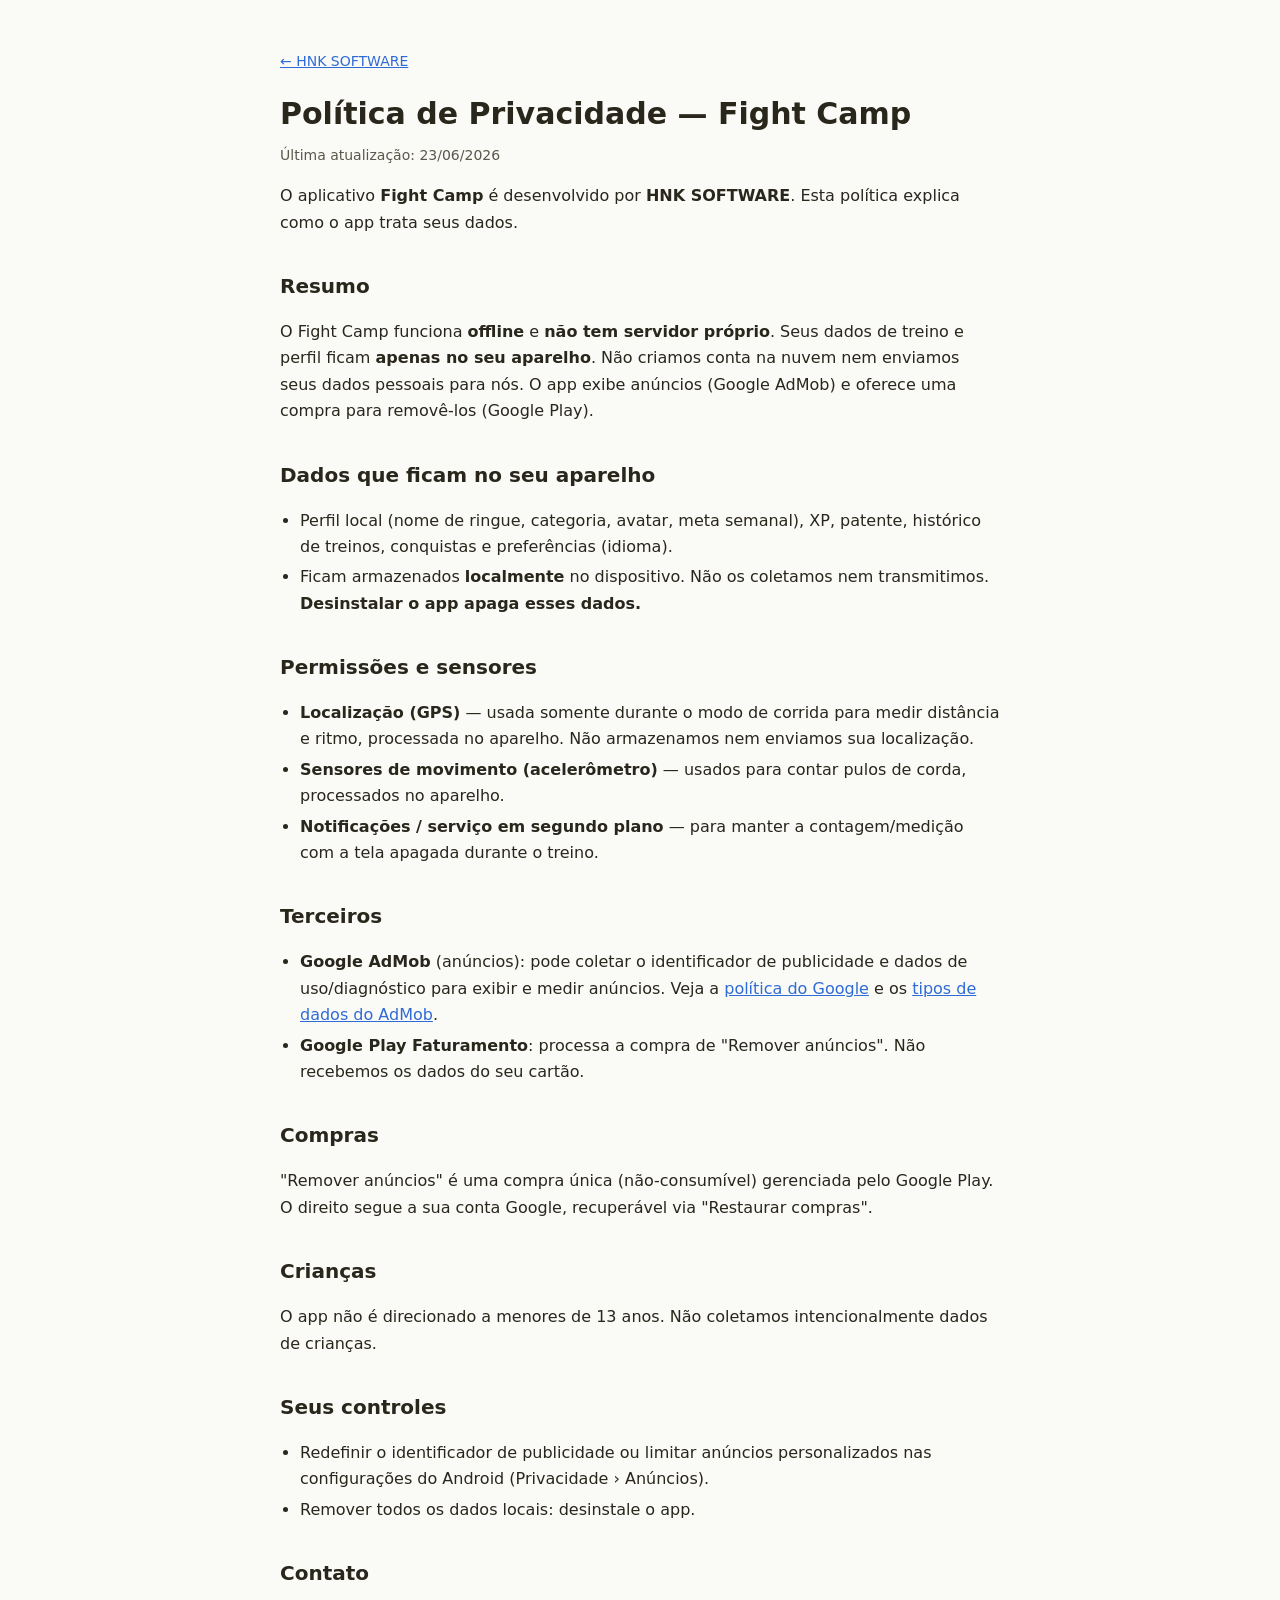
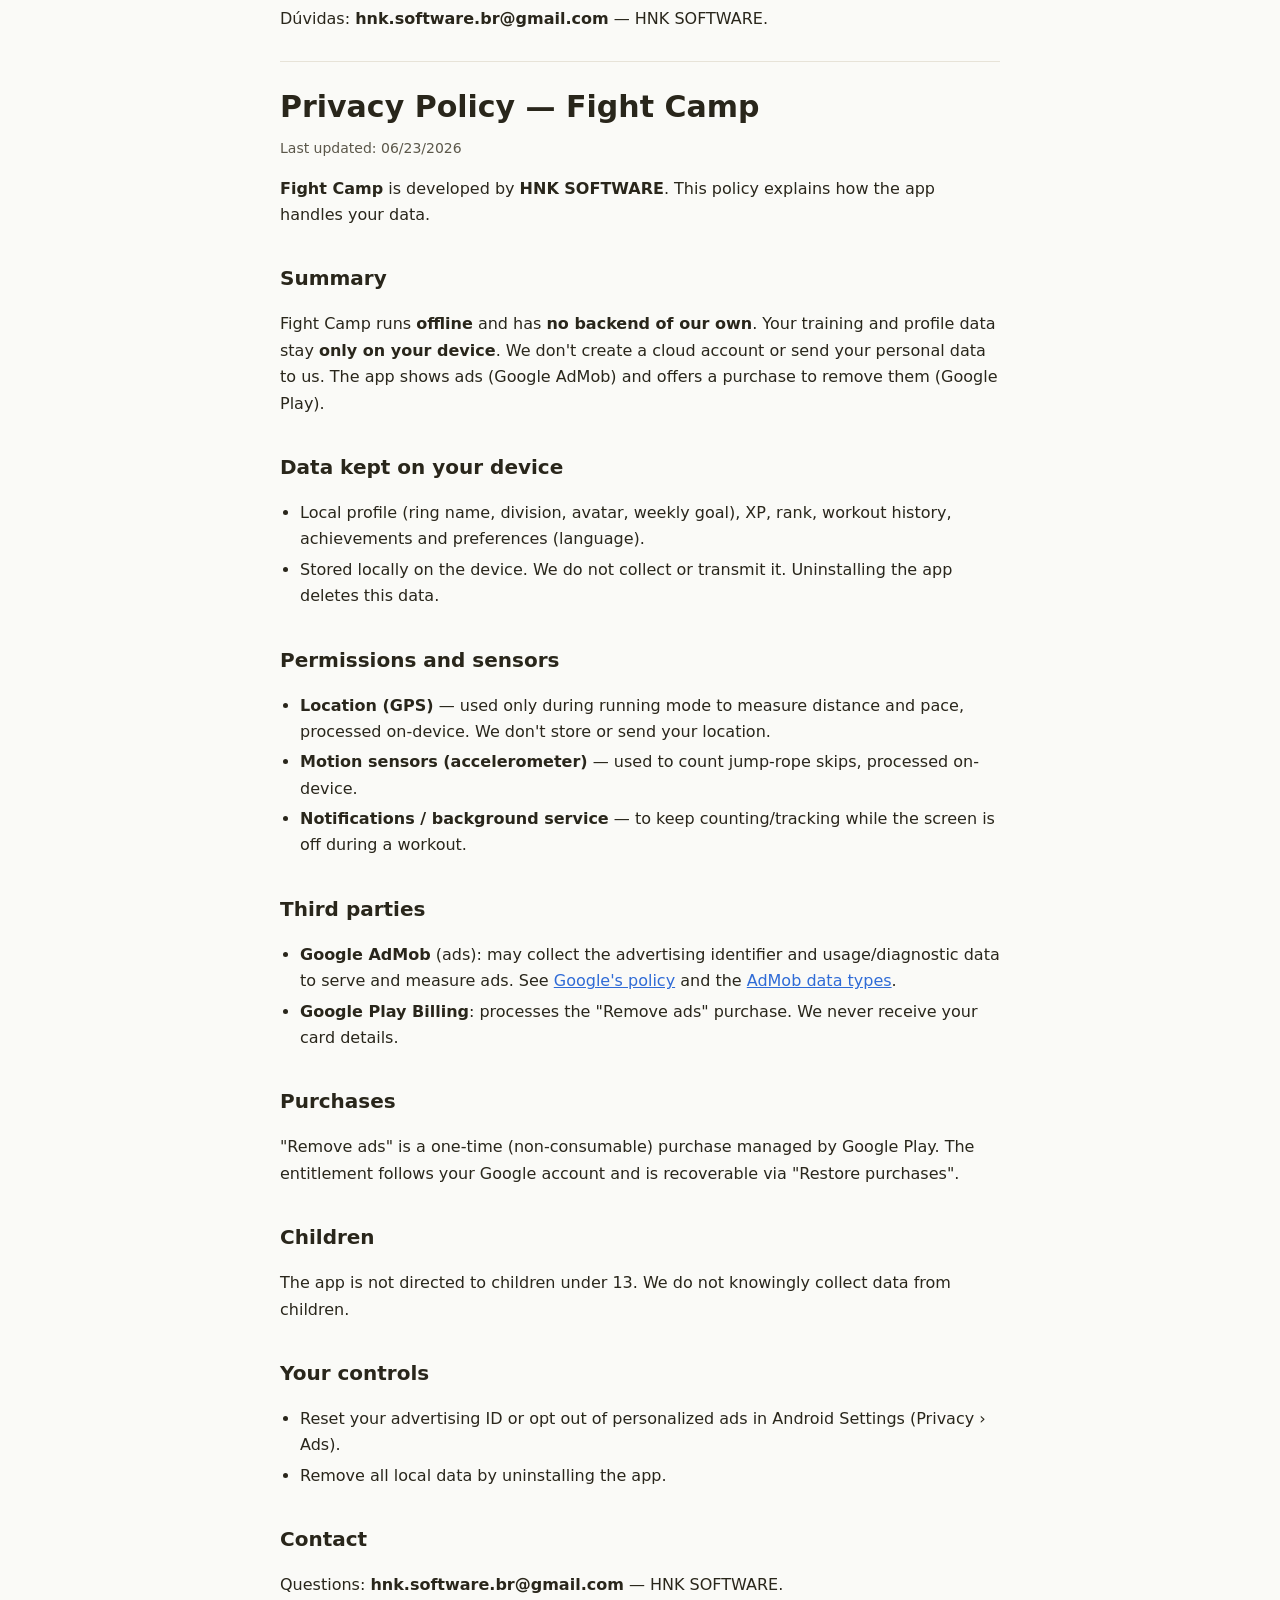
<file: privacidade.html>
<!DOCTYPE html>
<html lang="pt-BR">
<head>
<meta charset="UTF-8" />
<meta name="viewport" content="width=device-width, initial-scale=1.0" />
<title>Política de Privacidade — Fight Camp · HNK SOFTWARE</title>
<style>
  :root { --bg:#fafaf7; --fg:#29261b; --fg2:#5b574a; --line:#e7e3d8; --accent:#2f6bd6; }
  * { box-sizing:border-box; }
  body { margin:0; background:var(--bg); color:var(--fg);
    font:16px/1.65 ui-sans-serif,system-ui,-apple-system,"Segoe UI",sans-serif;
    -webkit-font-smoothing:antialiased; }
  .wrap { max-width:760px; margin:0 auto; padding:48px 20px 80px; }
  a { color:var(--accent); }
  h1 { font-size:30px; line-height:1.1; margin:0 0 6px; }
  h2 { font-size:20px; margin:34px 0 8px; }
  .muted { color:var(--fg2); font-size:14px; }
  .lang { margin:28px 0 0; padding-top:28px; border-top:1px solid var(--line); }
  ul { padding-left:20px; }
  li { margin:4px 0; }
  .back { display:inline-block; margin-bottom:24px; font-size:14px; }
  code { background:#fff; border:1px solid var(--line); border-radius:5px; padding:1px 5px; }
</style>
</head>
<body>
<div class="wrap">
  <a class="back" href="/">← HNK SOFTWARE</a>

  <h1>Política de Privacidade — Fight Camp</h1>
  <p class="muted">Última atualização: 23/06/2026</p>

  <p>O aplicativo <strong>Fight Camp</strong> é desenvolvido por <strong>HNK
  SOFTWARE</strong>. Esta política explica como o app trata seus dados.</p>

  <h2>Resumo</h2>
  <p>O Fight Camp funciona <strong>offline</strong> e <strong>não tem servidor
  próprio</strong>. Seus dados de treino e perfil ficam <strong>apenas no seu
  aparelho</strong>. Não criamos conta na nuvem nem enviamos seus dados pessoais
  para nós. O app exibe anúncios (Google AdMob) e oferece uma compra para
  removê-los (Google Play).</p>

  <h2>Dados que ficam no seu aparelho</h2>
  <ul>
    <li>Perfil local (nome de ringue, categoria, avatar, meta semanal), XP,
    patente, histórico de treinos, conquistas e preferências (idioma).</li>
    <li>Ficam armazenados <strong>localmente</strong> no dispositivo. Não os
    coletamos nem transmitimos. <strong>Desinstalar o app apaga esses dados.</strong></li>
  </ul>

  <h2>Permissões e sensores</h2>
  <ul>
    <li><strong>Localização (GPS)</strong> — usada somente durante o modo de
    corrida para medir distância e ritmo, processada no aparelho. Não
    armazenamos nem enviamos sua localização.</li>
    <li><strong>Sensores de movimento (acelerômetro)</strong> — usados para
    contar pulos de corda, processados no aparelho.</li>
    <li><strong>Notificações / serviço em segundo plano</strong> — para manter a
    contagem/medição com a tela apagada durante o treino.</li>
  </ul>

  <h2>Terceiros</h2>
  <ul>
    <li><strong>Google AdMob</strong> (anúncios): pode coletar o identificador de
    publicidade e dados de uso/diagnóstico para exibir e medir anúncios. Veja a
    <a href="https://policies.google.com/privacy">política do Google</a> e os
    <a href="https://support.google.com/admob/answer/6128543">tipos de dados do AdMob</a>.</li>
    <li><strong>Google Play Faturamento</strong>: processa a compra de "Remover
    anúncios". Não recebemos os dados do seu cartão.</li>
  </ul>

  <h2>Compras</h2>
  <p>"Remover anúncios" é uma compra única (não-consumível) gerenciada pelo Google
  Play. O direito segue a sua conta Google, recuperável via "Restaurar compras".</p>

  <h2>Crianças</h2>
  <p>O app não é direcionado a menores de 13 anos. Não coletamos
  intencionalmente dados de crianças.</p>

  <h2>Seus controles</h2>
  <ul>
    <li>Redefinir o identificador de publicidade ou limitar anúncios
    personalizados nas configurações do Android (Privacidade › Anúncios).</li>
    <li>Remover todos os dados locais: desinstale o app.</li>
  </ul>

  <h2>Contato</h2>
  <p>Dúvidas: <strong>hnk.software.br@gmail.com</strong> — HNK SOFTWARE.</p>

  <!-- ============ ENGLISH ============ -->
  <div class="lang" lang="en">
    <h1>Privacy Policy — Fight Camp</h1>
    <p class="muted">Last updated: 06/23/2026</p>

    <p><strong>Fight Camp</strong> is developed by <strong>HNK SOFTWARE</strong>.
    This policy explains how the app handles your data.</p>

    <h2>Summary</h2>
    <p>Fight Camp runs <strong>offline</strong> and has <strong>no backend of our
    own</strong>. Your training and profile data stay <strong>only on your
    device</strong>. We don't create a cloud account or send your personal data to
    us. The app shows ads (Google AdMob) and offers a purchase to remove them
    (Google Play).</p>

    <h2>Data kept on your device</h2>
    <ul>
      <li>Local profile (ring name, division, avatar, weekly goal), XP, rank,
      workout history, achievements and preferences (language).</li>
      <li>Stored locally on the device. We do not collect or transmit it.
      Uninstalling the app deletes this data.</li>
    </ul>

    <h2>Permissions and sensors</h2>
    <ul>
      <li><strong>Location (GPS)</strong> — used only during running mode to
      measure distance and pace, processed on-device. We don't store or send your
      location.</li>
      <li><strong>Motion sensors (accelerometer)</strong> — used to count
      jump-rope skips, processed on-device.</li>
      <li><strong>Notifications / background service</strong> — to keep
      counting/tracking while the screen is off during a workout.</li>
    </ul>

    <h2>Third parties</h2>
    <ul>
      <li><strong>Google AdMob</strong> (ads): may collect the advertising
      identifier and usage/diagnostic data to serve and measure ads. See
      <a href="https://policies.google.com/privacy">Google's policy</a> and the
      <a href="https://support.google.com/admob/answer/6128543">AdMob data types</a>.</li>
      <li><strong>Google Play Billing</strong>: processes the "Remove ads"
      purchase. We never receive your card details.</li>
    </ul>

    <h2>Purchases</h2>
    <p>"Remove ads" is a one-time (non-consumable) purchase managed by Google
    Play. The entitlement follows your Google account and is recoverable via
    "Restore purchases".</p>

    <h2>Children</h2>
    <p>The app is not directed to children under 13. We do not knowingly collect
    data from children.</p>

    <h2>Your controls</h2>
    <ul>
      <li>Reset your advertising ID or opt out of personalized ads in Android
      Settings (Privacy › Ads).</li>
      <li>Remove all local data by uninstalling the app.</li>
    </ul>

    <h2>Contact</h2>
    <p>Questions: <strong>hnk.software.br@gmail.com</strong> — HNK SOFTWARE.</p>
  </div>
</div>
</body>
</html>
</file>
